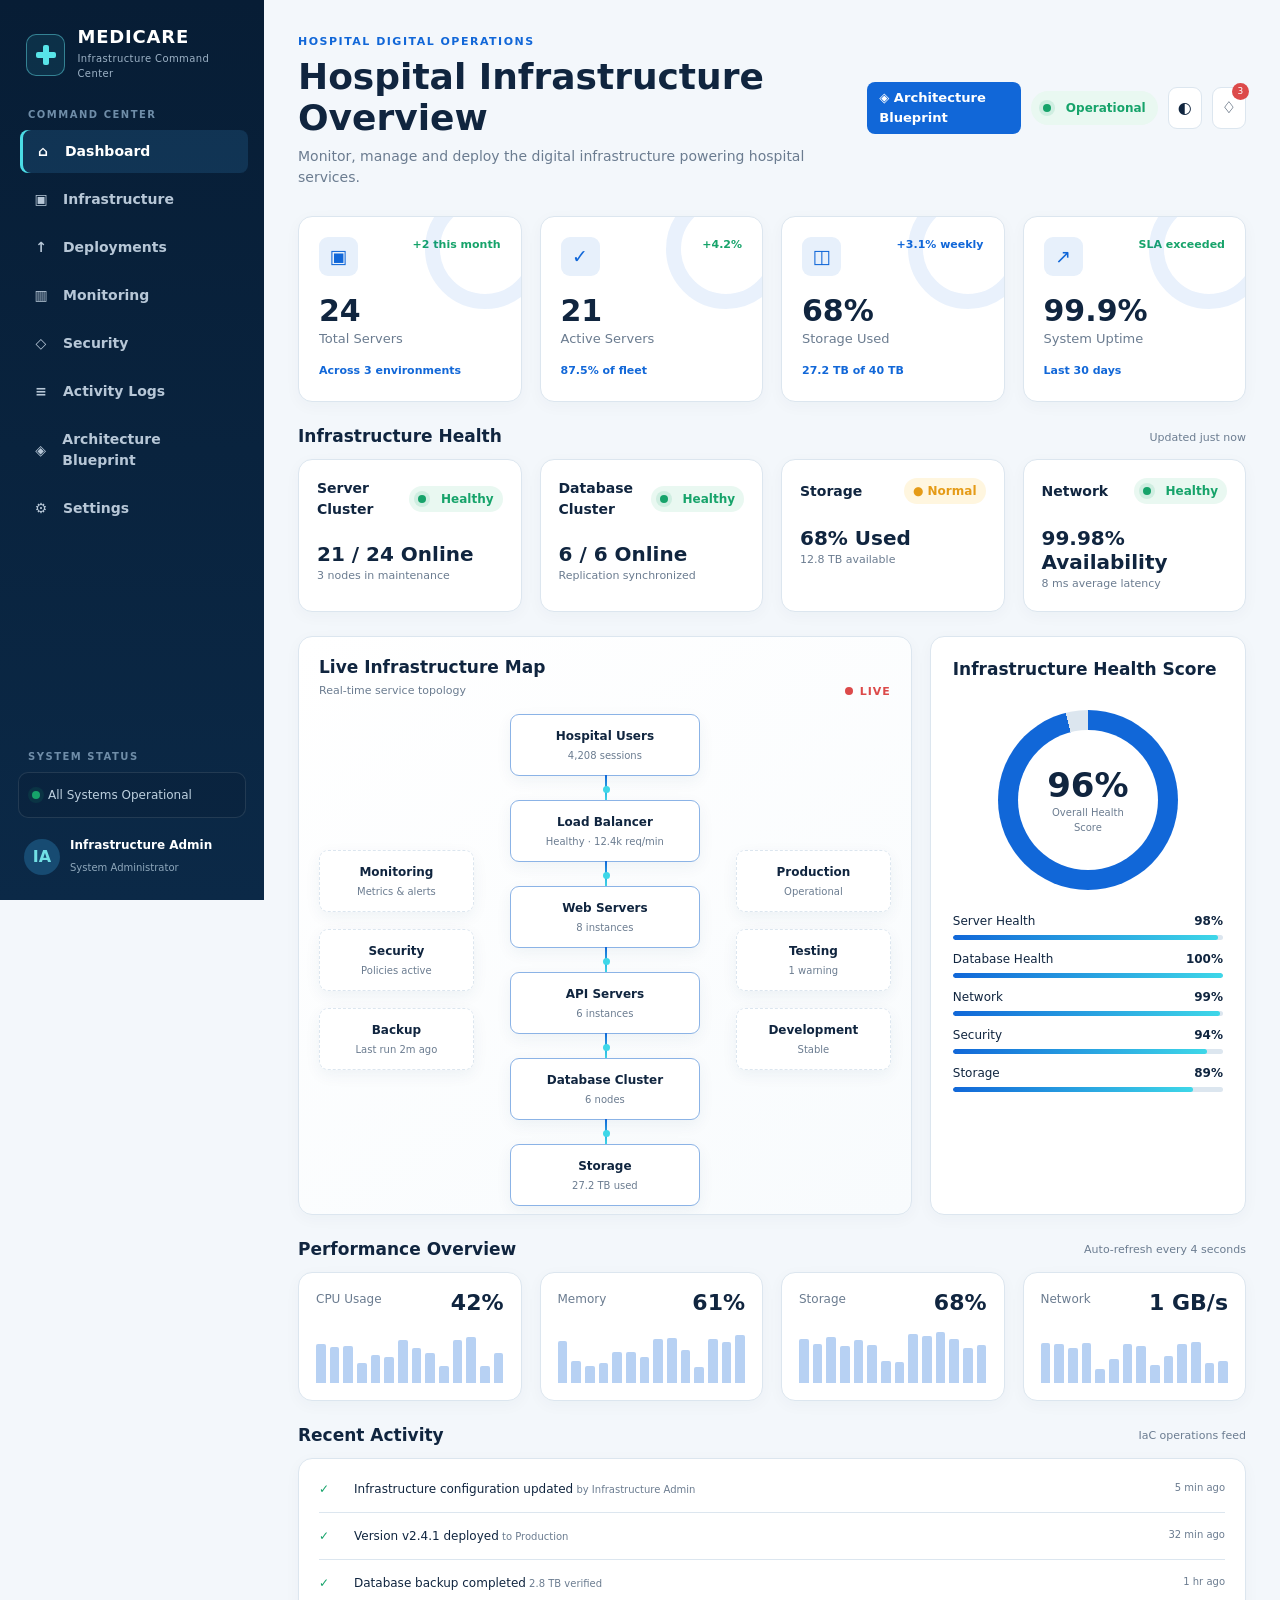
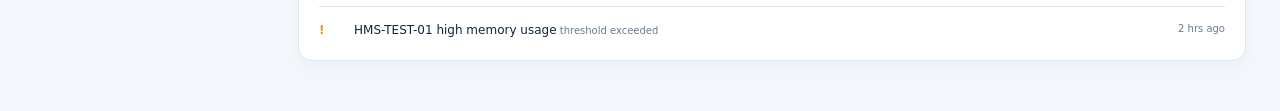
<file: index.html>
<!DOCTYPE html><html lang="en"><head><meta charset="UTF-8"><meta name="viewport" content="width=device-width,initial-scale=1"><meta name="description" content="MEDICARE Hospital Infrastructure Command Center — Hospital Infrastructure Overview"><title>Hospital Infrastructure Overview | MEDICARE</title><link rel="stylesheet" href="css/style.css"></head><body data-page="dashboard"><div class="app-shell"><aside class="sidebar" id="sidebar"></aside><div class="mobile-overlay"></div><main class="main"><header class="topbar"><div style="display:flex;gap:12px;align-items:flex-start"><button class="menu-btn" aria-label="Open menu">☰</button><div><span class="eyebrow">Hospital Digital Operations</span><h1 class="page-title">Hospital Infrastructure Overview</h1><p class="subtitle">Monitor, manage and deploy the digital infrastructure powering hospital services.</p></div></div><div class="top-actions"><a href="architecture.html" class="primary-btn" style="text-decoration:none;padding:6px 12px;font-size:0.82rem;font-weight:600;display:inline-flex;align-items:center;gap:6px;">◈ Architecture Blueprint</a><span class="status-pill"><span class="dot pulse"></span>Operational</span><button class="icon-btn" data-theme-toggle aria-label="Toggle theme">◐</button><button class="icon-btn" data-notifications aria-label="Notifications">♢<span class="notice-count">3</span></button></div></header><div class="notification-panel"><h3>Command Center Notifications</h3><div class="notice">Backup cycle completed<span>2 minutes ago</span></div><div class="notice">HMS-TEST-01 memory threshold<span>18 minutes ago</span></div><div class="notice">Security policies synchronized<span>1 hour ago</span></div></div><section class="grid kpi-grid"><article class="card kpi"><div class="kpi-head"><div class="kpi-icon">▣</div><span class="trend">+2 this month</span></div><strong>24</strong><p>Total Servers</p><span class="trend neutral">Across 3 environments</span></article><article class="card kpi"><div class="kpi-head"><div class="kpi-icon">✓</div><span class="trend">+4.2%</span></div><strong>21</strong><p>Active Servers</p><span class="trend neutral">87.5% of fleet</span></article><article class="card kpi"><div class="kpi-head"><div class="kpi-icon">◫</div><span class="trend neutral">+3.1% weekly</span></div><strong>68%</strong><p>Storage Used</p><span class="trend neutral">27.2 TB of 40 TB</span></article><article class="card kpi"><div class="kpi-head"><div class="kpi-icon">↗</div><span class="trend">SLA exceeded</span></div><strong>99.9%</strong><p>System Uptime</p><span class="trend neutral">Last 30 days</span></article></section>
<section class="section"><div class="section-head"><h2 class="section-title">Infrastructure Health</h2><span class="section-note">Updated just now</span></div><div class="grid health-grid"><article class="card health-card" data-title="Server Cluster" data-value="99.7%" data-bar="99.7%" data-detail="Twenty-one production and service nodes are online. Three development nodes are currently in scheduled maintenance."><div class="top"><h3>Server Cluster</h3><span class="badge"><span class="dot"></span>Healthy</span></div><strong>21 / 24 Online</strong><p>3 nodes in maintenance</p></article><article class="card health-card" data-title="Database Cluster" data-value="100%" data-bar="100%" data-detail="All six database nodes are synchronized with replication lag below twelve milliseconds."><div class="top"><h3>Database Cluster</h3><span class="badge"><span class="dot"></span>Healthy</span></div><strong>6 / 6 Online</strong><p>Replication synchronized</p></article><article class="card health-card" data-title="Storage" data-value="68%" data-bar="68%" data-detail="Primary storage is operating normally with 12.8 TB capacity remaining across resilient storage tiers."><div class="top"><h3>Storage</h3><span class="badge warning">● Normal</span></div><strong>68% Used</strong><p>12.8 TB available</p></article><article class="card health-card" data-title="Network" data-value="99.98%" data-bar="99.98%" data-detail="Core network links are healthy. Average hospital campus latency is eight milliseconds."><div class="top"><h3>Network</h3><span class="badge"><span class="dot"></span>Healthy</span></div><strong>99.98% Availability</strong><p>8 ms average latency</p></article></div></section>
<section class="section grid split"><article class="card map-card"><div class="section-head"><div><h2 class="section-title">Live Infrastructure Map</h2><span class="section-note">Real-time service topology</span></div><span class="live">LIVE</span></div><div class="infra-map"><div class="map-column"><div class="node side">Monitoring<small>Metrics & alerts</small></div><div class="node side">Security<small>Policies active</small></div><div class="node side">Backup<small>Last run 2m ago</small></div></div><div class="map-flow"><div class="node core">Hospital Users<small>4,208 sessions</small></div><div class="node core">Load Balancer<small>Healthy · 12.4k req/min</small></div><div class="node core">Web Servers<small>8 instances</small></div><div class="node core">API Servers<small>6 instances</small></div><div class="node core">Database Cluster<small>6 nodes</small></div><div class="node core">Storage<small>27.2 TB used</small></div></div><div class="map-column"><div class="node side">Production<small>Operational</small></div><div class="node side">Testing<small>1 warning</small></div><div class="node side">Development<small>Stable</small></div></div></div></article><aside class="card score-card"><div class="section-head"><h2 class="section-title">Infrastructure Health Score</h2></div><div class="score-ring"><div><strong>96%</strong><span>Overall Health Score</span></div></div><div class="score-list"><div class="score-item"><span>Server Health</span><strong>98%</strong><div class="bar"><i style="--value:98%"></i></div></div><div class="score-item"><span>Database Health</span><strong>100%</strong><div class="bar"><i style="--value:100%"></i></div></div><div class="score-item"><span>Network</span><strong>99%</strong><div class="bar"><i style="--value:99%"></i></div></div><div class="score-item"><span>Security</span><strong>94%</strong><div class="bar"><i style="--value:94%"></i></div></div><div class="score-item"><span>Storage</span><strong>89%</strong><div class="bar"><i style="--value:89%"></i></div></div></div></aside></section>
<section class="section"><div class="section-head"><h2 class="section-title">Performance Overview</h2><span class="section-note">Auto-refresh every 4 seconds</span></div><div class="grid metric-grid"><article class="card metric-card"><header><span>CPU Usage</span><strong data-live-metric="42" data-unit="%">42%</strong></header><div class="sparkline"></div></article><article class="card metric-card"><header><span>Memory</span><strong data-live-metric="61" data-unit="%">61%</strong></header><div class="sparkline"></div></article><article class="card metric-card"><header><span>Storage</span><strong data-live-metric="68" data-unit="%">68%</strong></header><div class="sparkline"></div></article><article class="card metric-card"><header><span>Network</span><strong data-live-metric="1" data-unit="GB/s">1 GB/s</strong></header><div class="sparkline"></div></article></div></section><section class="section"><div class="section-head"><h2 class="section-title">Recent Activity</h2><span class="section-note">IaC operations feed</span></div><div class="card activity"><div class="activity-item"><span class="activity-icon">✓</span><div>Infrastructure configuration updated<small class="activity-time"> by Infrastructure Admin</small></div><time class="activity-time">5 min ago</time></div><div class="activity-item"><span class="activity-icon">✓</span><div>Version v2.4.1 deployed<small class="activity-time"> to Production</small></div><time class="activity-time">32 min ago</time></div><div class="activity-item"><span class="activity-icon">✓</span><div>Database backup completed<small class="activity-time"> 2.8 TB verified</small></div><time class="activity-time">1 hr ago</time></div><div class="activity-item"><span class="activity-icon warn">!</span><div>HMS-TEST-01 high memory usage<small class="activity-time"> threshold exceeded</small></div><time class="activity-time">2 hrs ago</time></div></div></section></main></div><div class="toast-wrap"></div><div class="modal-backdrop" id="health-modal"><div class="modal"><div class="modal-head"><h2 id="health-modal-title">Infrastructure Detail</h2><button class="close-btn" data-close-modal>×</button></div><div class="modal-body" id="health-modal-content"></div><div class="modal-actions"><button class="secondary-btn" data-close-modal>Close</button></div></div></div><script src="js/script.js"></script></body></html>
</file>
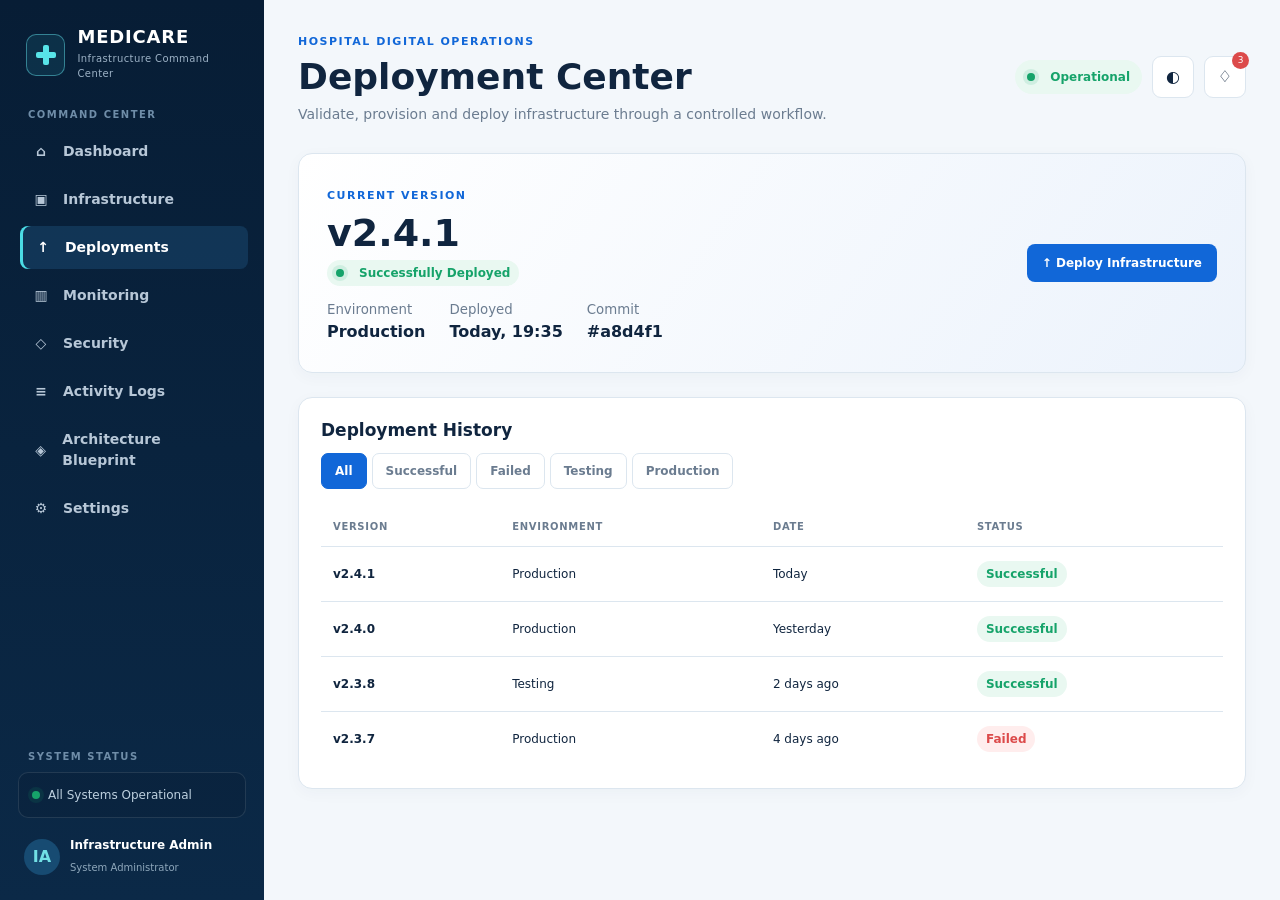
<file: deployments.html>
<!DOCTYPE html><html lang="en"><head><meta charset="UTF-8"><meta name="viewport" content="width=device-width,initial-scale=1"><meta name="description" content="MEDICARE Hospital Infrastructure Command Center — Deployment Center"><title>Deployment Center | MEDICARE</title><link rel="stylesheet" href="css/style.css"></head><body data-page="deployments"><div class="app-shell"><aside class="sidebar" id="sidebar"></aside><div class="mobile-overlay"></div><main class="main"><header class="topbar"><div style="display:flex;gap:12px;align-items:flex-start"><button class="menu-btn" aria-label="Open menu">☰</button><div><span class="eyebrow">Hospital Digital Operations</span><h1 class="page-title">Deployment Center</h1><p class="subtitle">Validate, provision and deploy infrastructure through a controlled workflow.</p></div></div><div class="top-actions"><span class="status-pill"><span class="dot pulse"></span>Operational</span><button class="icon-btn" data-theme-toggle aria-label="Toggle theme">◐</button><button class="icon-btn" data-notifications aria-label="Notifications">♢<span class="notice-count">3</span></button></div></header><div class="notification-panel"><h3>Command Center Notifications</h3><div class="notice">Backup cycle completed<span>2 minutes ago</span></div><div class="notice">HMS-TEST-01 memory threshold<span>18 minutes ago</span></div><div class="notice">Security policies synchronized<span>1 hour ago</span></div></div><section class="card deployment-hero"><div><span class="eyebrow">Current Version</span><div class="version">v2.4.1</div><span class="badge"><span class="dot"></span>Successfully Deployed</span><div class="deployment-meta"><div><small>Environment</small><strong>Production</strong></div><div><small>Deployed</small><strong>Today, 19:35</strong></div><div><small>Commit</small><strong>#a8d4f1</strong></div></div></div><button class="primary-btn" data-open-deploy>↑ Deploy Infrastructure</button></section><section class="section card panel"><div class="section-head"><h2 class="section-title">Deployment History</h2></div><div class="toolbar"><div class="filters"><button class="filter-btn active" data-filter="all">All</button><button class="filter-btn " data-filter="successful">Successful</button><button class="filter-btn " data-filter="failed">Failed</button><button class="filter-btn " data-filter="testing">Testing</button><button class="filter-btn " data-filter="production">Production</button></div></div><div class="table-wrap"><table><thead><tr><th>Version</th><th>Environment</th><th>Date</th><th>Status</th></tr></thead><tbody><tr data-deployment-row data-tags="production successful"><td class="resource-name">v2.4.1</td><td>Production</td><td>Today</td><td><span class="badge ">Successful</span></td></tr><tr data-deployment-row data-tags="production successful"><td class="resource-name">v2.4.0</td><td>Production</td><td>Yesterday</td><td><span class="badge ">Successful</span></td></tr><tr data-deployment-row data-tags="testing successful"><td class="resource-name">v2.3.8</td><td>Testing</td><td>2 days ago</td><td><span class="badge ">Successful</span></td></tr><tr data-deployment-row data-tags="production failed"><td class="resource-name">v2.3.7</td><td>Production</td><td>4 days ago</td><td><span class="badge failed">Failed</span></td></tr></tbody></table></div></section></main></div><div class="toast-wrap"></div><div class="modal-backdrop" id="deploy-modal"><div class="modal"><div class="modal-head"><h2>Deploy Infrastructure</h2><button class="close-btn" data-close-modal>×</button></div><div class="modal-body"><div class="confirm-view"><p>Deploy infrastructure version <strong>v2.4.2</strong> to the Production environment?</p><p class="section-note">The deployment will run validation and health checks before completion.</p><button class="primary-btn" data-confirm-deploy>Confirm Deployment</button></div><div class="simulation" style="display:none"><div class="progress-label">0%</div><div class="progress"><span></span></div><div class="stage-list"><div class="stage"><span>○</span>Validate Configuration</div><div class="stage"><span>○</span>Provision Resources</div><div class="stage"><span>○</span>Configure Network</div><div class="stage"><span>○</span>Apply Security Policies</div><div class="stage"><span>○</span>Deploy Services</div><div class="stage"><span>○</span>Health Check</div></div></div></div></div></div><script src="js/script.js"></script></body></html>
</file>
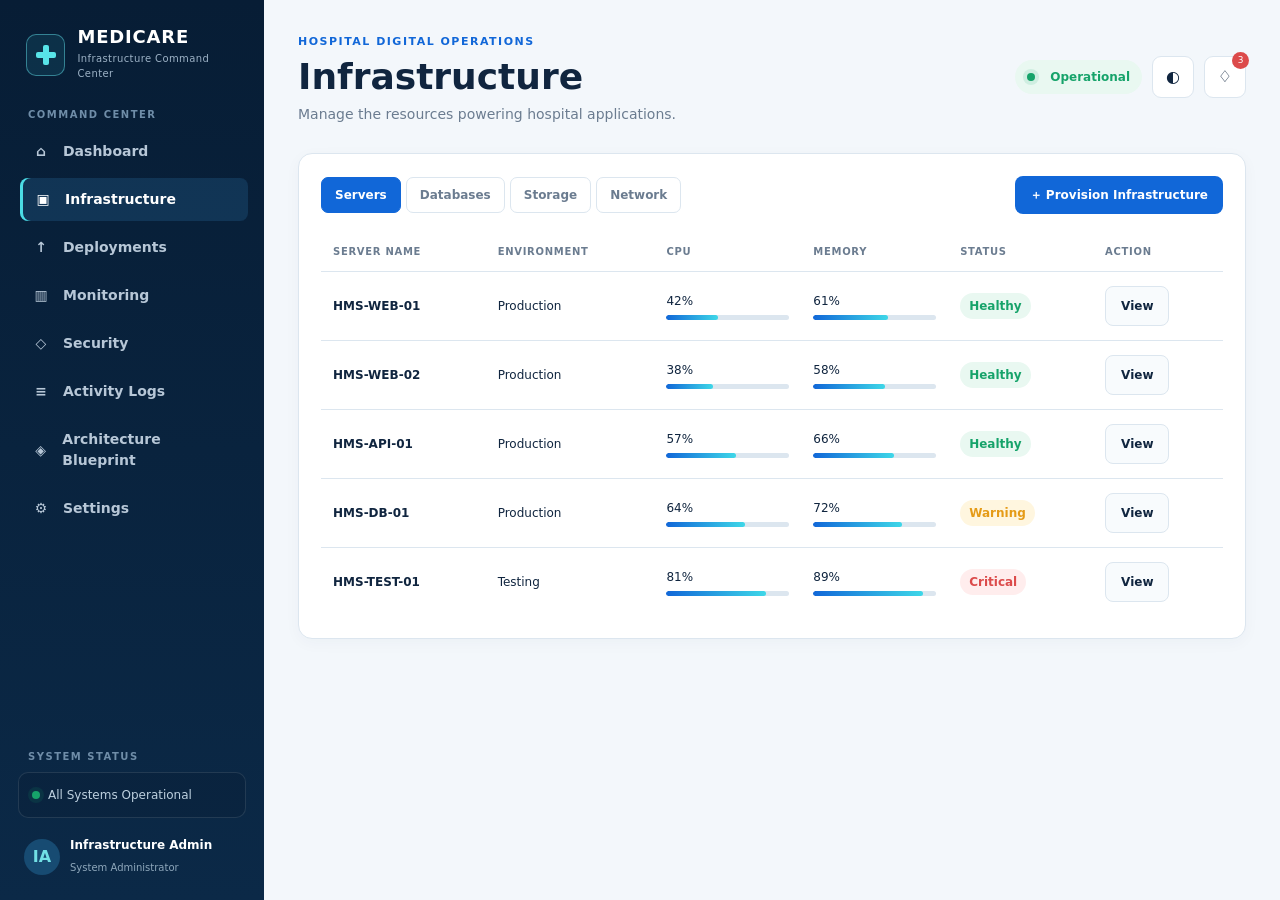
<file: infrastructure.html>
<!DOCTYPE html><html lang="en"><head><meta charset="UTF-8"><meta name="viewport" content="width=device-width,initial-scale=1"><meta name="description" content="MEDICARE Hospital Infrastructure Command Center — Infrastructure"><title>Infrastructure | MEDICARE</title><link rel="stylesheet" href="css/style.css"></head><body data-page="infrastructure"><div class="app-shell"><aside class="sidebar" id="sidebar"></aside><div class="mobile-overlay"></div><main class="main"><header class="topbar"><div style="display:flex;gap:12px;align-items:flex-start"><button class="menu-btn" aria-label="Open menu">☰</button><div><span class="eyebrow">Hospital Digital Operations</span><h1 class="page-title">Infrastructure</h1><p class="subtitle">Manage the resources powering hospital applications.</p></div></div><div class="top-actions"><span class="status-pill"><span class="dot pulse"></span>Operational</span><button class="icon-btn" data-theme-toggle aria-label="Toggle theme">◐</button><button class="icon-btn" data-notifications aria-label="Notifications">♢<span class="notice-count">3</span></button></div></header><div class="notification-panel"><h3>Command Center Notifications</h3><div class="notice">Backup cycle completed<span>2 minutes ago</span></div><div class="notice">HMS-TEST-01 memory threshold<span>18 minutes ago</span></div><div class="notice">Security policies synchronized<span>1 hour ago</span></div></div><section class="card panel"><div class="toolbar"><div class="tabs"><button class="tab active" data-tab="servers">Servers</button><button class="tab" data-tab="databases">Databases</button><button class="tab" data-tab="storage">Storage</button><button class="tab" data-tab="network">Network</button></div><button class="primary-btn" data-open-provision>＋ Provision Infrastructure</button></div><div class="table-wrap"><table><thead><tr><th>Server Name</th><th>Environment</th><th>CPU</th><th>Memory</th><th>Status</th><th>Action</th></tr></thead><tbody><tr data-resource-row><td class="resource-name">HMS-WEB-01</td><td>Production</td><td class="usage-cell">42%<div class="bar"><i style="--value:42%"></i></div></td><td class="usage-cell">61%<div class="bar"><i style="--value:61%"></i></div></td><td><span class="badge ">Healthy</span></td><td><button class="secondary-btn" onclick="toast('Opening resource details')">View</button></td></tr><tr data-resource-row><td class="resource-name">HMS-WEB-02</td><td>Production</td><td class="usage-cell">38%<div class="bar"><i style="--value:38%"></i></div></td><td class="usage-cell">58%<div class="bar"><i style="--value:58%"></i></div></td><td><span class="badge ">Healthy</span></td><td><button class="secondary-btn" onclick="toast('Opening resource details')">View</button></td></tr><tr data-resource-row><td class="resource-name">HMS-API-01</td><td>Production</td><td class="usage-cell">57%<div class="bar"><i style="--value:57%"></i></div></td><td class="usage-cell">66%<div class="bar"><i style="--value:66%"></i></div></td><td><span class="badge ">Healthy</span></td><td><button class="secondary-btn" onclick="toast('Opening resource details')">View</button></td></tr><tr data-resource-row><td class="resource-name">HMS-DB-01</td><td>Production</td><td class="usage-cell">64%<div class="bar"><i style="--value:64%"></i></div></td><td class="usage-cell">72%<div class="bar"><i style="--value:72%"></i></div></td><td><span class="badge warning">Warning</span></td><td><button class="secondary-btn" onclick="toast('Opening resource details')">View</button></td></tr><tr data-resource-row><td class="resource-name">HMS-TEST-01</td><td>Testing</td><td class="usage-cell">81%<div class="bar"><i style="--value:81%"></i></div></td><td class="usage-cell">89%<div class="bar"><i style="--value:89%"></i></div></td><td><span class="badge critical">Critical</span></td><td><button class="secondary-btn" onclick="toast('Opening resource details')">View</button></td></tr></tbody></table></div></section></main></div><div class="toast-wrap"></div><div class="modal-backdrop" id="provision-modal"><div class="modal"><div class="modal-head"><h2>Provision Infrastructure</h2><button class="close-btn" data-close-modal>×</button></div><div class="modal-body"><div class="form-grid"><div class="field"><label>Resource Type</label><select class="select"><option>Server</option><option>Database</option><option>Storage</option><option>Network</option></select></div><div class="field"><label>Environment</label><select class="select"><option>Development</option><option>Testing</option><option>Production</option></select></div><div class="field"><label>Region</label><select class="select"><option>Chennai</option><option>Mumbai</option><option>Bangalore</option></select></div><button class="primary-btn" data-provision>Provision Resource</button></div><div class="simulation" style="display:none"><p style="text-align:center;color:var(--muted)">Provisioning infrastructure...</p><div class="progress"><span></span></div><div class="progress-label">0%</div></div></div></div></div><script src="js/script.js"></script></body></html>
</file>
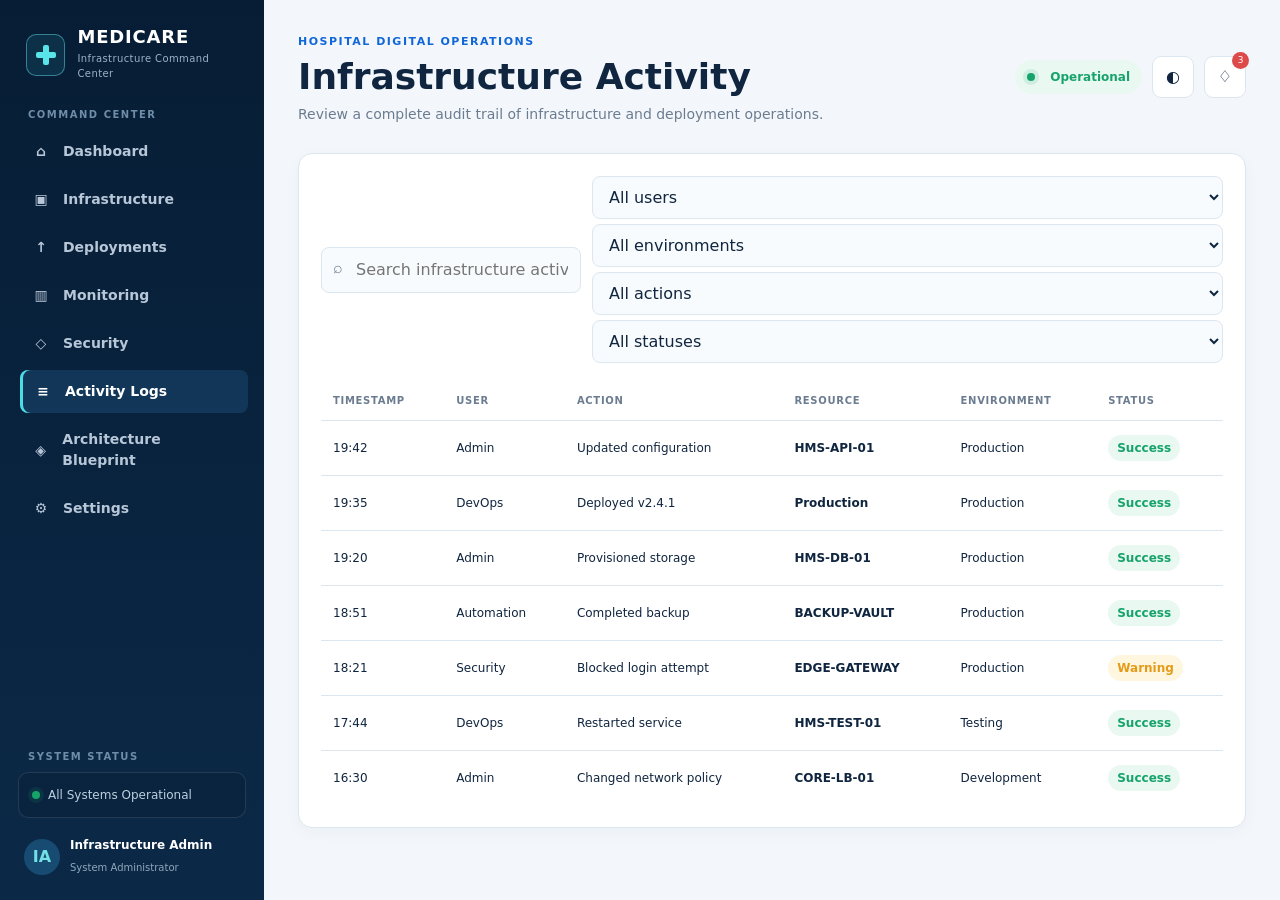
<file: logs.html>
<!DOCTYPE html><html lang="en"><head><meta charset="UTF-8"><meta name="viewport" content="width=device-width,initial-scale=1"><meta name="description" content="MEDICARE Hospital Infrastructure Command Center — Infrastructure Activity"><title>Infrastructure Activity | MEDICARE</title><link rel="stylesheet" href="css/style.css"></head><body data-page="logs"><div class="app-shell"><aside class="sidebar" id="sidebar"></aside><div class="mobile-overlay"></div><main class="main"><header class="topbar"><div style="display:flex;gap:12px;align-items:flex-start"><button class="menu-btn" aria-label="Open menu">☰</button><div><span class="eyebrow">Hospital Digital Operations</span><h1 class="page-title">Infrastructure Activity</h1><p class="subtitle">Review a complete audit trail of infrastructure and deployment operations.</p></div></div><div class="top-actions"><span class="status-pill"><span class="dot pulse"></span>Operational</span><button class="icon-btn" data-theme-toggle aria-label="Toggle theme">◐</button><button class="icon-btn" data-notifications aria-label="Notifications">♢<span class="notice-count">3</span></button></div></header><div class="notification-panel"><h3>Command Center Notifications</h3><div class="notice">Backup cycle completed<span>2 minutes ago</span></div><div class="notice">HMS-TEST-01 memory threshold<span>18 minutes ago</span></div><div class="notice">Security policies synchronized<span>1 hour ago</span></div></div><section class="card panel"><div class="toolbar"><div class="search-box"><span>⌕</span><input class="input" data-log-search placeholder="Search infrastructure activity..."></div><div class="filters"><select class="select" data-log-filter="user"><option value="all">All users</option><option value="admin">Admin</option><option value="devops">DevOps</option><option value="automation">Automation</option><option value="security">Security</option></select><select class="select" data-log-filter="environment"><option value="all">All environments</option><option value="production">Production</option><option value="testing">Testing</option><option value="development">Development</option></select><select class="select" data-log-filter="action"><option value="all">All actions</option><option value="deployment">Deployment</option><option value="configuration">Configuration</option><option value="security">Security</option><option value="operations">Operations</option></select><select class="select" data-log-filter="status"><option value="all">All statuses</option><option value="success">Success</option><option value="warning">Warning</option></select></div></div><div class="table-wrap"><table><thead><tr><th>Timestamp</th><th>User</th><th>Action</th><th>Resource</th><th>Environment</th><th>Status</th></tr></thead><tbody><tr data-log-row data-user="admin" data-environment="production" data-action="configuration" data-status="success"><td>19:42</td><td>Admin</td><td>Updated configuration</td><td class="resource-name">HMS-API-01</td><td>Production</td><td><span class="badge ">Success</span></td></tr><tr data-log-row data-user="devops" data-environment="production" data-action="deployment" data-status="success"><td>19:35</td><td>DevOps</td><td>Deployed v2.4.1</td><td class="resource-name">Production</td><td>Production</td><td><span class="badge ">Success</span></td></tr><tr data-log-row data-user="admin" data-environment="production" data-action="operations" data-status="success"><td>19:20</td><td>Admin</td><td>Provisioned storage</td><td class="resource-name">HMS-DB-01</td><td>Production</td><td><span class="badge ">Success</span></td></tr><tr data-log-row data-user="automation" data-environment="production" data-action="operations" data-status="success"><td>18:51</td><td>Automation</td><td>Completed backup</td><td class="resource-name">BACKUP-VAULT</td><td>Production</td><td><span class="badge ">Success</span></td></tr><tr data-log-row data-user="security" data-environment="production" data-action="security" data-status="warning"><td>18:21</td><td>Security</td><td>Blocked login attempt</td><td class="resource-name">EDGE-GATEWAY</td><td>Production</td><td><span class="badge warning">Warning</span></td></tr><tr data-log-row data-user="devops" data-environment="testing" data-action="operations" data-status="success"><td>17:44</td><td>DevOps</td><td>Restarted service</td><td class="resource-name">HMS-TEST-01</td><td>Testing</td><td><span class="badge ">Success</span></td></tr><tr data-log-row data-user="admin" data-environment="development" data-action="operations" data-status="success"><td>16:30</td><td>Admin</td><td>Changed network policy</td><td class="resource-name">CORE-LB-01</td><td>Development</td><td><span class="badge ">Success</span></td></tr></tbody></table></div></section></main></div><div class="toast-wrap"></div><script src="js/script.js"></script></body></html>
</file>
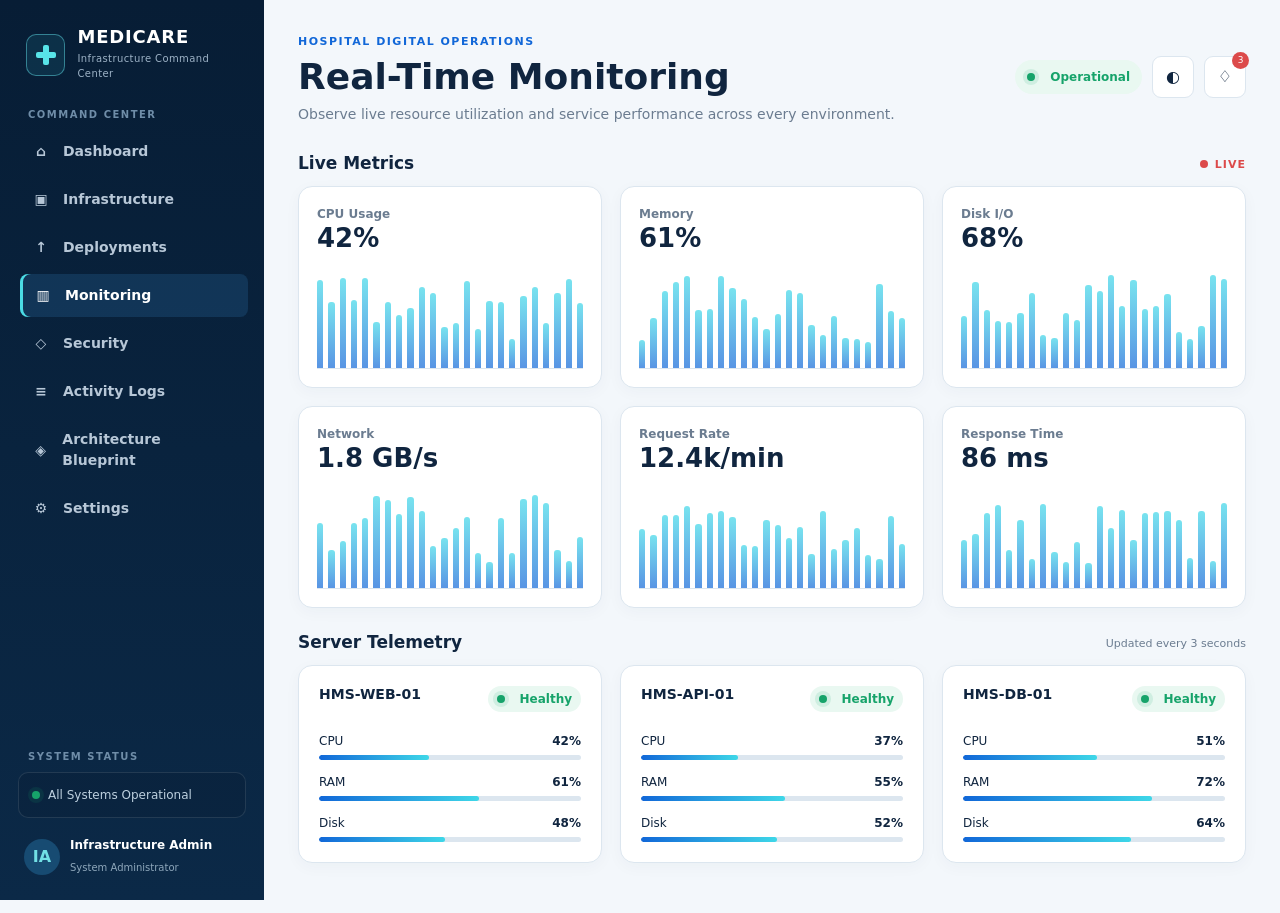
<file: monitoring.html>
<!DOCTYPE html><html lang="en"><head><meta charset="UTF-8"><meta name="viewport" content="width=device-width,initial-scale=1"><meta name="description" content="MEDICARE Hospital Infrastructure Command Center — Real-Time Monitoring"><title>Real-Time Monitoring | MEDICARE</title><link rel="stylesheet" href="css/style.css"></head><body data-page="monitoring"><div class="app-shell"><aside class="sidebar" id="sidebar"></aside><div class="mobile-overlay"></div><main class="main"><header class="topbar"><div style="display:flex;gap:12px;align-items:flex-start"><button class="menu-btn" aria-label="Open menu">☰</button><div><span class="eyebrow">Hospital Digital Operations</span><h1 class="page-title">Real-Time Monitoring</h1><p class="subtitle">Observe live resource utilization and service performance across every environment.</p></div></div><div class="top-actions"><span class="status-pill"><span class="dot pulse"></span>Operational</span><button class="icon-btn" data-theme-toggle aria-label="Toggle theme">◐</button><button class="icon-btn" data-notifications aria-label="Notifications">♢<span class="notice-count">3</span></button></div></header><div class="notification-panel"><h3>Command Center Notifications</h3><div class="notice">Backup cycle completed<span>2 minutes ago</span></div><div class="notice">HMS-TEST-01 memory threshold<span>18 minutes ago</span></div><div class="notice">Security policies synchronized<span>1 hour ago</span></div></div><section><div class="section-head"><h2 class="section-title">Live Metrics</h2><span class="live">LIVE</span></div><div class="grid chart-grid"><article class="card chart-card"><h3>CPU Usage</h3><strong>42%</strong><div class="line-chart"></div></article><article class="card chart-card"><h3>Memory</h3><strong>61%</strong><div class="line-chart"></div></article><article class="card chart-card"><h3>Disk I/O</h3><strong>68%</strong><div class="line-chart"></div></article><article class="card chart-card"><h3>Network</h3><strong>1.8 GB/s</strong><div class="line-chart"></div></article><article class="card chart-card"><h3>Request Rate</h3><strong>12.4k/min</strong><div class="line-chart"></div></article><article class="card chart-card"><h3>Response Time</h3><strong>86 ms</strong><div class="line-chart"></div></article></div></section><section class="section"><div class="section-head"><h2 class="section-title">Server Telemetry</h2><span class="section-note">Updated every 3 seconds</span></div><div class="grid server-grid"><article class="card server-card"><header><h3>HMS-WEB-01</h3><span class="badge"><span class="dot"></span>Healthy</span></header><div class="server-stats"><div class="score-item"><span>CPU</span><strong data-monitor>42%</strong><div class="bar"><i style="--value:42%"></i></div></div><div class="score-item"><span>RAM</span><strong data-monitor>61%</strong><div class="bar"><i style="--value:61%"></i></div></div><div class="score-item"><span>Disk</span><strong data-monitor>48%</strong><div class="bar"><i style="--value:48%"></i></div></div></div></article><article class="card server-card"><header><h3>HMS-API-01</h3><span class="badge"><span class="dot"></span>Healthy</span></header><div class="server-stats"><div class="score-item"><span>CPU</span><strong data-monitor>37%</strong><div class="bar"><i style="--value:37%"></i></div></div><div class="score-item"><span>RAM</span><strong data-monitor>55%</strong><div class="bar"><i style="--value:55%"></i></div></div><div class="score-item"><span>Disk</span><strong data-monitor>52%</strong><div class="bar"><i style="--value:52%"></i></div></div></div></article><article class="card server-card"><header><h3>HMS-DB-01</h3><span class="badge"><span class="dot"></span>Healthy</span></header><div class="server-stats"><div class="score-item"><span>CPU</span><strong data-monitor>51%</strong><div class="bar"><i style="--value:51%"></i></div></div><div class="score-item"><span>RAM</span><strong data-monitor>72%</strong><div class="bar"><i style="--value:72%"></i></div></div><div class="score-item"><span>Disk</span><strong data-monitor>64%</strong><div class="bar"><i style="--value:64%"></i></div></div></div></article></div></section></main></div><div class="toast-wrap"></div><script src="js/script.js"></script></body></html>
</file>
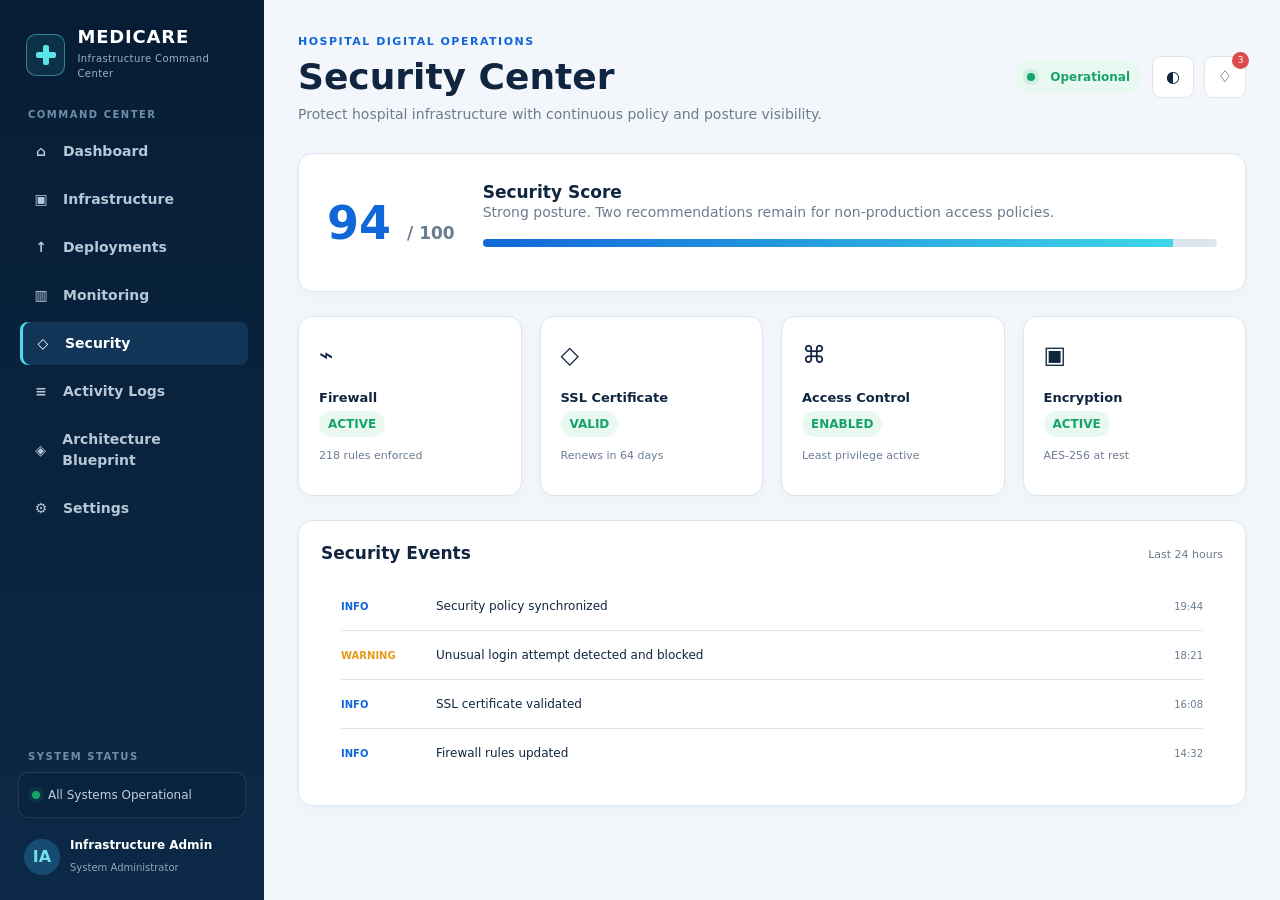
<file: security.html>
<!DOCTYPE html><html lang="en"><head><meta charset="UTF-8"><meta name="viewport" content="width=device-width,initial-scale=1"><meta name="description" content="MEDICARE Hospital Infrastructure Command Center — Security Center"><title>Security Center | MEDICARE</title><link rel="stylesheet" href="css/style.css"></head><body data-page="security"><div class="app-shell"><aside class="sidebar" id="sidebar"></aside><div class="mobile-overlay"></div><main class="main"><header class="topbar"><div style="display:flex;gap:12px;align-items:flex-start"><button class="menu-btn" aria-label="Open menu">☰</button><div><span class="eyebrow">Hospital Digital Operations</span><h1 class="page-title">Security Center</h1><p class="subtitle">Protect hospital infrastructure with continuous policy and posture visibility.</p></div></div><div class="top-actions"><span class="status-pill"><span class="dot pulse"></span>Operational</span><button class="icon-btn" data-theme-toggle aria-label="Toggle theme">◐</button><button class="icon-btn" data-notifications aria-label="Notifications">♢<span class="notice-count">3</span></button></div></header><div class="notification-panel"><h3>Command Center Notifications</h3><div class="notice">Backup cycle completed<span>2 minutes ago</span></div><div class="notice">HMS-TEST-01 memory threshold<span>18 minutes ago</span></div><div class="notice">Security policies synchronized<span>1 hour ago</span></div></div><section class="card security-score"><div class="security-number">94 <span>/ 100</span></div><div><h2 class="section-title">Security Score</h2><p class="subtitle">Strong posture. Two recommendations remain for non-production access policies.</p><div class="progress"><span style="width:94%"></span></div></div></section><section class="section"><div class="grid security-grid"><article class="card security-card"><div class="icon">⌁</div><h3>Firewall</h3><span class="badge">ACTIVE</span><p class="section-note">218 rules enforced</p></article><article class="card security-card"><div class="icon">◇</div><h3>SSL Certificate</h3><span class="badge">VALID</span><p class="section-note">Renews in 64 days</p></article><article class="card security-card"><div class="icon">⌘</div><h3>Access Control</h3><span class="badge">ENABLED</span><p class="section-note">Least privilege active</p></article><article class="card security-card"><div class="icon">▣</div><h3>Encryption</h3><span class="badge">ACTIVE</span><p class="section-note">AES-256 at rest</p></article></div></section><section class="section card"><div class="panel"><div class="section-head"><h2 class="section-title">Security Events</h2><span class="section-note">Last 24 hours</span></div><div class="event-list"><div class="event"><span class="event-type">INFO</span><span>Security policy synchronized</span><time class="activity-time">19:44</time></div><div class="event"><span class="event-type warning">WARNING</span><span>Unusual login attempt detected and blocked</span><time class="activity-time">18:21</time></div><div class="event"><span class="event-type">INFO</span><span>SSL certificate validated</span><time class="activity-time">16:08</time></div><div class="event"><span class="event-type">INFO</span><span>Firewall rules updated</span><time class="activity-time">14:32</time></div></div></div></section></main></div><div class="toast-wrap"></div><script src="js/script.js"></script></body></html>
</file>
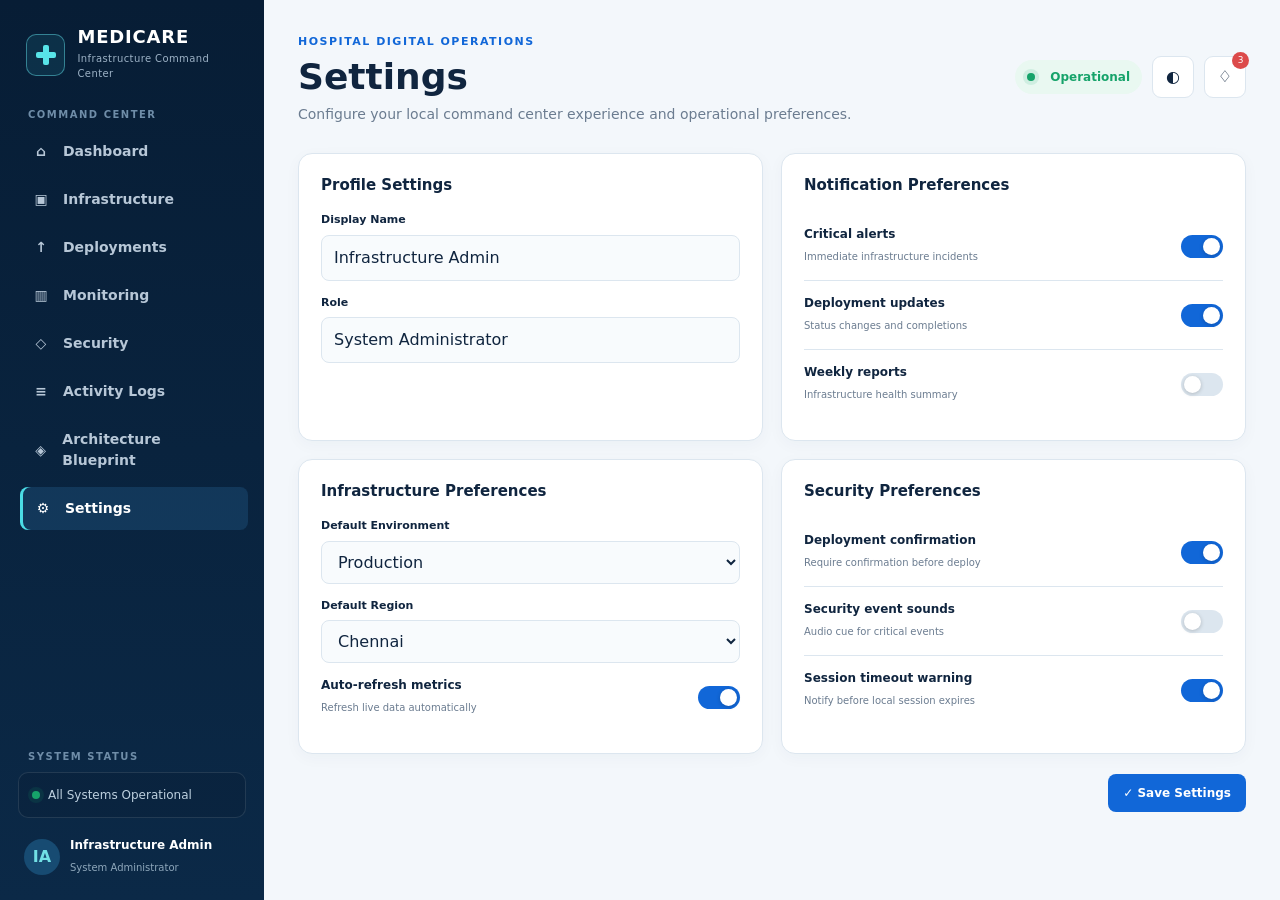
<file: settings.html>
<!DOCTYPE html><html lang="en"><head><meta charset="UTF-8"><meta name="viewport" content="width=device-width,initial-scale=1"><meta name="description" content="MEDICARE Hospital Infrastructure Command Center — Settings"><title>Settings | MEDICARE</title><link rel="stylesheet" href="css/style.css"></head><body data-page="settings"><div class="app-shell"><aside class="sidebar" id="sidebar"></aside><div class="mobile-overlay"></div><main class="main"><header class="topbar"><div style="display:flex;gap:12px;align-items:flex-start"><button class="menu-btn" aria-label="Open menu">☰</button><div><span class="eyebrow">Hospital Digital Operations</span><h1 class="page-title">Settings</h1><p class="subtitle">Configure your local command center experience and operational preferences.</p></div></div><div class="top-actions"><span class="status-pill"><span class="dot pulse"></span>Operational</span><button class="icon-btn" data-theme-toggle aria-label="Toggle theme">◐</button><button class="icon-btn" data-notifications aria-label="Notifications">♢<span class="notice-count">3</span></button></div></header><div class="notification-panel"><h3>Command Center Notifications</h3><div class="notice">Backup cycle completed<span>2 minutes ago</span></div><div class="notice">HMS-TEST-01 memory threshold<span>18 minutes ago</span></div><div class="notice">Security policies synchronized<span>1 hour ago</span></div></div><section class="settings-layout"><article class="card settings-card"><h2>Profile Settings</h2><div class="field"><label>Display Name</label><input class="input" value="Infrastructure Admin"></div><div class="field" style="margin-top:14px"><label>Role</label><input class="input" value="System Administrator" disabled></div></article><article class="card settings-card"><h2>Notification Preferences</h2><div class="setting-row"><div class="setting-copy"><strong>Critical alerts</strong><span>Immediate infrastructure incidents</span></div><label class="switch"><input type="checkbox" checked><span></span></label></div><div class="setting-row"><div class="setting-copy"><strong>Deployment updates</strong><span>Status changes and completions</span></div><label class="switch"><input type="checkbox" checked><span></span></label></div><div class="setting-row"><div class="setting-copy"><strong>Weekly reports</strong><span>Infrastructure health summary</span></div><label class="switch"><input type="checkbox"><span></span></label></div></article><article class="card settings-card"><h2>Infrastructure Preferences</h2><div class="field"><label>Default Environment</label><select class="select"><option>Production</option><option>Testing</option><option>Development</option></select></div><div class="field" style="margin-top:14px"><label>Default Region</label><select class="select"><option>Chennai</option><option>Mumbai</option><option>Bangalore</option></select></div><div class="setting-row"><div class="setting-copy"><strong>Auto-refresh metrics</strong><span>Refresh live data automatically</span></div><label class="switch"><input type="checkbox" checked><span></span></label></div></article><article class="card settings-card"><h2>Security Preferences</h2><div class="setting-row"><div class="setting-copy"><strong>Deployment confirmation</strong><span>Require confirmation before deploy</span></div><label class="switch"><input type="checkbox" checked><span></span></label></div><div class="setting-row"><div class="setting-copy"><strong>Security event sounds</strong><span>Audio cue for critical events</span></div><label class="switch"><input type="checkbox"><span></span></label></div><div class="setting-row"><div class="setting-copy"><strong>Session timeout warning</strong><span>Notify before local session expires</span></div><label class="switch"><input type="checkbox" checked><span></span></label></div></article></section><div style="display:flex;justify-content:flex-end;margin-top:20px"><button class="primary-btn" data-save-settings>✓ Save Settings</button></div></main></div><div class="toast-wrap"></div><script src="js/script.js"></script></body></html>
</file>
<file: css/style.css>
/* MEDICARE design system */
:root{--bg:#f3f7fb;--surface:#fff;--surface-2:#f8fbfd;--nav:#071d35;--nav-2:#0b2947;--text:#10253f;--muted:#6b7c90;--line:#dce6ef;--primary:#1167d8;--primary-2:#0a8fc9;--cyan:#3ed7e8;--green:#16a36a;--green-soft:#e9f8f1;--amber:#e59b17;--amber-soft:#fff6df;--red:#dc4a4a;--red-soft:#ffeded;--shadow:0 12px 36px rgba(18,54,88,.08);--radius:14px;--sidebar:264px}
[data-theme="dark"]{--bg:#061422;--surface:#0c2135;--surface-2:#102a42;--text:#e8f2f8;--muted:#93a8b9;--line:#203e57;--primary:#51a5ff;--green-soft:#103b32;--amber-soft:#3c3118;--red-soft:#402224;--shadow:0 14px 38px rgba(0,0,0,.25)}
*{box-sizing:border-box}html{scroll-behavior:smooth}body{margin:0;background:var(--bg);color:var(--text);font-family:system-ui,-apple-system,BlinkMacSystemFont,"Segoe UI",sans-serif;line-height:1.5;transition:background .25s,color .25s}button,input,select{font:inherit}button{cursor:pointer}a{text-decoration:none;color:inherit}.app-shell{min-height:100vh}.sidebar{position:fixed;inset:0 auto 0 0;width:var(--sidebar);background:linear-gradient(180deg,var(--nav),var(--nav-2));color:#fff;padding:28px 18px 22px;display:flex;flex-direction:column;z-index:50}.brand{display:flex;align-items:center;gap:12px;padding:0 8px 28px}.brand-mark{width:42px;height:42px;border:1px solid rgba(103,231,239,.45);border-radius:10px;display:grid;place-items:center;background:rgba(62,215,232,.1);position:relative}.brand-mark:before,.brand-mark:after{content:"";position:absolute;background:#58e4e8;border-radius:2px}.brand-mark:before{width:20px;height:6px}.brand-mark:after{height:20px;width:6px}.brand h1{font:800 18px/1 system-ui;margin:0;letter-spacing:.8px}.brand p{font-size:10px;color:#9db2c6;margin:5px 0 0;letter-spacing:.4px}.nav-label,.system-label{font:700 10px system-ui;letter-spacing:1.5px;color:#6f8da8;margin:0 10px 10px}.nav{display:grid;gap:5px}.nav a{display:flex;align-items:center;gap:12px;padding:11px 13px;border-radius:8px;color:#b7c7d7;font-weight:600;font-size:14px;transition:.2s}.nav a:hover,.nav a.active{background:rgba(73,177,255,.14);color:#fff;transform:translateX(2px)}.nav a.active{box-shadow:inset 3px 0 #4bdce5}.nav-icon{width:20px;text-align:center}.sidebar-bottom{margin-top:auto}.system-box{padding:13px;border:1px solid rgba(255,255,255,.1);background:rgba(0,0,0,.08);border-radius:10px;font-size:12px;color:#bdd0df}.dot{width:8px;height:8px;display:inline-block;border-radius:50%;background:var(--green);box-shadow:0 0 0 4px rgba(22,163,106,.12);margin-right:8px}.dot.pulse{animation:pulse 2s infinite}.admin{display:flex;align-items:center;gap:10px;padding:18px 6px 0}.avatar{width:36px;height:36px;border-radius:50%;display:grid;place-items:center;background:#174b72;color:#72e0e5;font-weight:800}.admin strong{font-size:12px;display:block}.admin span{font-size:10px;color:#8ea7bb}.main{margin-left:var(--sidebar);min-height:100vh;padding:28px 34px 50px;max-width:1800px}.topbar{display:flex;align-items:center;justify-content:space-between;margin-bottom:28px}.eyebrow{font-size:11px;text-transform:uppercase;letter-spacing:1.5px;color:var(--primary);font-weight:800}.page-title{font:800 clamp(25px,3vw,36px)/1.15 system-ui;margin:4px 0 7px}.subtitle{margin:0;color:var(--muted);font-size:14px}.top-actions{display:flex;align-items:center;gap:10px}.icon-btn,.menu-btn{border:1px solid var(--line);background:var(--surface);color:var(--text);width:42px;height:42px;border-radius:9px;display:grid;place-items:center;position:relative;transition:.2s}.icon-btn:hover{border-color:var(--primary);transform:translateY(-2px)}.menu-btn{display:none}.notice-count{position:absolute;right:-4px;top:-5px;background:var(--red);color:#fff;font-size:9px;border-radius:10px;min-width:17px;padding:2px}.status-pill,.badge{display:inline-flex;align-items:center;gap:7px;padding:8px 12px;border-radius:99px;background:var(--green-soft);color:var(--green);font-size:12px;font-weight:700}.badge{padding:4px 9px}.badge.warning{background:var(--amber-soft);color:var(--amber)}.badge.critical,.badge.failed{background:var(--red-soft);color:var(--red)}.notification-panel{display:none;position:absolute;right:34px;top:76px;width:330px;background:var(--surface);border:1px solid var(--line);box-shadow:var(--shadow);border-radius:12px;padding:8px;z-index:40}.notification-panel.open{display:block;animation:fadeIn .2s}.notification-panel h3{font-size:13px;margin:10px}.notice{padding:11px 10px;border-top:1px solid var(--line);font-size:12px}.notice span{display:block;color:var(--muted);font-size:10px;margin-top:3px}.grid{display:grid;gap:18px}.kpi-grid{grid-template-columns:repeat(4,1fr)}.card{background:var(--surface);border:1px solid var(--line);border-radius:var(--radius);box-shadow:0 4px 16px rgba(18,54,88,.035)}.kpi{padding:20px;position:relative;overflow:hidden;transition:.25s}.kpi:hover,.health-card:hover,.security-card:hover{transform:translateY(-3px);box-shadow:var(--shadow);border-color:color-mix(in srgb,var(--primary) 30%,var(--line))}.kpi:after{content:"";position:absolute;right:-24px;top:-28px;width:90px;height:90px;border:15px solid color-mix(in srgb,var(--primary) 9%,transparent);border-radius:50%}.kpi-head{display:flex;justify-content:space-between;align-items:start}.kpi-icon{width:39px;height:39px;border-radius:9px;background:color-mix(in srgb,var(--primary) 10%,var(--surface));color:var(--primary);display:grid;place-items:center;font-size:19px}.kpi strong{font:800 30px system-ui;display:block;margin-top:17px}.kpi p{margin:1px 0 9px;color:var(--muted);font-size:13px}.trend{font-size:11px;color:var(--green);font-weight:700}.trend.neutral{color:var(--primary)}.section{margin-top:24px}.section-head{display:flex;align-items:end;justify-content:space-between;margin-bottom:13px}.section-title{font:700 17px system-ui;margin:0}.section-note{font-size:11px;color:var(--muted)}.health-grid{grid-template-columns:repeat(4,1fr)}.health-card{padding:18px;text-align:left;cursor:pointer;transition:.25s}.health-card .top{display:flex;justify-content:space-between;align-items:center}.health-card h3{font-size:14px;margin:0}.health-card strong{font:700 20px system-ui;display:block;margin-top:22px}.health-card p{font-size:11px;color:var(--muted);margin:2px 0 0}.split{grid-template-columns:minmax(0,1.65fr) minmax(280px,.85fr)}.map-card{padding:20px;min-height:560px;overflow:hidden;background:linear-gradient(145deg,var(--surface),var(--surface-2))}.infra-map{height:480px;display:grid;grid-template-columns:1fr 1.5fr 1fr;gap:15px;align-items:center}.map-column{display:grid;gap:17px;justify-items:center}.node{position:relative;z-index:2;width:min(190px,100%);padding:12px;border:1px solid var(--line);background:var(--surface);border-radius:9px;text-align:center;font-size:12px;font-weight:700;box-shadow:0 5px 16px rgba(16,64,100,.06)}.node small{display:block;color:var(--muted);font-weight:500;margin-top:3px}.node.core{border-color:color-mix(in srgb,var(--primary) 40%,var(--line))}.node.side{border-style:dashed}.map-flow{display:grid;gap:24px;justify-items:center}.map-flow .node:not(:last-child):after{content:"";position:absolute;width:2px;height:25px;background:linear-gradient(var(--primary),var(--cyan));bottom:-25px;left:50%;animation:flow 1.5s infinite}.map-flow .node:not(:last-child):before{content:"";position:absolute;width:7px;height:7px;border-radius:50%;background:var(--cyan);bottom:-18px;left:calc(50% - 2px);z-index:2;animation:travel 1.5s infinite}.score-card{padding:22px;display:flex;flex-direction:column}.score-ring{width:180px;aspect-ratio:1;border-radius:50%;margin:18px auto 22px;background:conic-gradient(var(--primary) var(--score,0%),var(--line) 0);display:grid;place-items:center;transition:background 1s}.score-ring:after{content:"";width:140px;aspect-ratio:1;background:var(--surface);border-radius:50%;position:absolute}.score-ring>div{position:relative;z-index:1;text-align:center}.score-ring strong{font:800 34px system-ui}.score-ring span{display:block;font-size:10px;color:var(--muted);max-width:90px}.score-list{display:grid;gap:10px}.score-item{display:grid;grid-template-columns:1fr auto;gap:5px;font-size:12px}.bar{height:5px;background:var(--line);border-radius:5px;grid-column:1/-1;overflow:hidden}.bar i{display:block;height:100%;width:var(--value);background:linear-gradient(90deg,var(--primary),var(--cyan));border-radius:5px;transition:width .5s}.metric-grid{grid-template-columns:repeat(4,1fr)}.metric-card{padding:17px}.metric-card header{display:flex;justify-content:space-between;font-size:12px;color:var(--muted)}.metric-card strong{font:700 22px system-ui;color:var(--text)}.sparkline{height:55px;margin-top:13px;display:flex;gap:4px;align-items:end}.sparkline i{flex:1;height:var(--h);background:color-mix(in srgb,var(--primary) 30%,transparent);border-radius:2px 2px 0 0;transition:.5s}.activity{padding:7px 20px}.activity-item{display:grid;grid-template-columns:25px 1fr auto;gap:10px;align-items:start;padding:14px 0;border-bottom:1px solid var(--line);font-size:12px}.activity-item:last-child{border:0}.activity-icon{color:var(--green);font-weight:800}.activity-icon.warn{color:var(--amber)}.activity-time{color:var(--muted);font-size:10px}.panel{padding:22px}.toolbar{display:flex;gap:10px;align-items:center;justify-content:space-between;flex-wrap:wrap;margin-bottom:18px}.tabs,.filters{display:flex;gap:5px;flex-wrap:wrap}.tab,.filter-btn{border:1px solid var(--line);background:var(--surface);color:var(--muted);padding:8px 13px;border-radius:7px;font-size:12px;font-weight:700}.tab.active,.filter-btn.active{background:var(--primary);border-color:var(--primary);color:#fff}.primary-btn,.secondary-btn,.danger-btn{border:0;border-radius:8px;padding:10px 15px;font-weight:700;font-size:12px;display:inline-flex;align-items:center;justify-content:center;gap:8px;transition:.2s}.primary-btn{background:var(--primary);color:#fff}.primary-btn:hover{filter:brightness(1.08);transform:translateY(-1px)}.secondary-btn{background:var(--surface-2);color:var(--text);border:1px solid var(--line)}.danger-btn{background:var(--red);color:#fff}.table-wrap{overflow-x:auto}table{width:100%;border-collapse:collapse;white-space:nowrap}th{text-align:left;color:var(--muted);font-size:10px;letter-spacing:.7px;text-transform:uppercase;padding:12px;border-bottom:1px solid var(--line)}td{padding:14px 12px;border-bottom:1px solid var(--line);font-size:12px}tr:last-child td{border:0}.resource-name{font-weight:700}.usage-cell{min-width:100px}.usage-cell .bar{margin-top:5px}.modal-backdrop{display:none;position:fixed;inset:0;background:rgba(3,16,30,.65);backdrop-filter:blur(3px);z-index:90;padding:20px;align-items:center;justify-content:center}.modal-backdrop.open{display:flex}.modal{width:min(520px,100%);max-height:90vh;overflow:auto;background:var(--surface);border:1px solid var(--line);border-radius:14px;box-shadow:var(--shadow);animation:scaleIn .2s}.modal-head{padding:19px 22px;border-bottom:1px solid var(--line);display:flex;justify-content:space-between;align-items:center}.modal-head h2{font:700 17px system-ui;margin:0}.close-btn{border:0;background:transparent;color:var(--muted);font-size:22px}.modal-body{padding:22px}.modal-actions{padding:15px 22px;border-top:1px solid var(--line);display:flex;justify-content:flex-end;gap:9px}.form-grid{display:grid;gap:15px}.field label{display:block;font-size:11px;font-weight:700;margin-bottom:6px}.input,.select{width:100%;border:1px solid var(--line);background:var(--surface-2);color:var(--text);border-radius:8px;padding:10px 12px;outline:none}.input:focus,.select:focus{border-color:var(--primary);box-shadow:0 0 0 3px color-mix(in srgb,var(--primary) 12%,transparent)}.progress{height:8px;background:var(--line);border-radius:8px;overflow:hidden;margin:16px 0}.progress span{display:block;height:100%;width:0;background:linear-gradient(90deg,var(--primary),var(--cyan));transition:width .45s}.progress-label{text-align:center;font:800 28px system-ui}.stage-list{display:grid;gap:9px;margin-top:18px}.stage{display:flex;gap:9px;align-items:center;font-size:12px;color:var(--muted)}.stage.done{color:var(--green)}.deployment-hero{display:grid;grid-template-columns:1fr auto;align-items:center;padding:28px;background:linear-gradient(125deg,var(--surface),color-mix(in srgb,var(--primary) 8%,var(--surface)))}.version{font:800 38px system-ui;margin:5px 0}.deployment-meta{display:flex;gap:24px;margin-top:14px}.deployment-meta small{display:block;color:var(--muted)}.live{color:var(--red);font-weight:800;letter-spacing:1px;font-size:11px}.live:before{content:"";display:inline-block;width:8px;height:8px;background:var(--red);border-radius:50%;margin-right:7px;animation:pulse 1.3s infinite}.chart-grid{grid-template-columns:repeat(3,1fr)}.chart-card{padding:18px}.chart-card h3{font-size:12px;color:var(--muted);margin:0}.chart-card strong{font:800 26px system-ui}.line-chart{height:100px;margin-top:15px;display:flex;align-items:flex-end;gap:5px;border-bottom:1px solid var(--line)}.line-chart i{flex:1;background:linear-gradient(180deg,var(--cyan),var(--primary));opacity:.7;height:var(--h);border-radius:3px 3px 0 0;transition:.7s}.server-grid{grid-template-columns:repeat(3,1fr)}.server-card{padding:20px}.server-card header{display:flex;justify-content:space-between}.server-card h3{font:700 14px system-ui;margin:0}.server-stats{margin-top:20px;display:grid;gap:13px}.security-score{padding:28px;display:grid;grid-template-columns:auto 1fr;gap:28px;align-items:center}.security-number{font:800 46px system-ui;color:var(--primary);white-space:nowrap}.security-number span{font-size:17px;color:var(--muted)}.security-grid{grid-template-columns:repeat(4,1fr)}.security-card{padding:20px;transition:.2s}.security-card .icon{font-size:24px}.security-card h3{font-size:13px;margin:15px 0 3px}.event-list{padding:6px 20px}.event{display:grid;grid-template-columns:80px 1fr auto;gap:15px;padding:15px 0;border-bottom:1px solid var(--line);align-items:center;font-size:12px}.event:last-child{border:0}.event-type{font-weight:800;font-size:10px;color:var(--primary)}.event-type.warning{color:var(--amber)}.search-box{position:relative;min-width:260px}.search-box .input{padding-left:34px}.search-box span{position:absolute;left:12px;top:9px;color:var(--muted)}.settings-layout{display:grid;grid-template-columns:repeat(2,1fr);gap:18px}.settings-card{padding:22px}.settings-card h2{font:700 15px system-ui;margin:0 0 18px}.setting-row{display:flex;align-items:center;justify-content:space-between;gap:20px;padding:13px 0;border-bottom:1px solid var(--line)}.setting-row:last-child{border:0}.setting-copy strong{font-size:12px;display:block}.setting-copy span{font-size:10px;color:var(--muted)}.switch{position:relative;width:42px;height:23px;flex:none}.switch input{opacity:0;width:0;height:0}.switch span{position:absolute;inset:0;background:var(--line);border-radius:20px;transition:.2s}.switch span:before{content:"";position:absolute;width:17px;height:17px;left:3px;top:3px;background:#fff;border-radius:50%;transition:.2s;box-shadow:0 1px 4px rgba(0,0,0,.2)}.switch input:checked+span{background:var(--primary)}.switch input:checked+span:before{transform:translateX(19px)}.toast-wrap{position:fixed;right:25px;bottom:25px;z-index:100;display:grid;gap:8px}.toast{background:var(--nav);color:#fff;border-left:4px solid var(--green);padding:13px 18px;border-radius:8px;box-shadow:var(--shadow);font-size:12px;animation:slideIn .3s}.mobile-overlay{display:none}
@keyframes pulse{0%,100%{opacity:1;box-shadow:0 0 0 0 rgba(22,163,106,.35)}50%{opacity:.65;box-shadow:0 0 0 7px rgba(22,163,106,0)}}@keyframes flow{0%{opacity:.25}50%{opacity:1}100%{opacity:.25}}@keyframes travel{0%{transform:translateY(-8px)}100%{transform:translateY(15px)}}@keyframes fadeIn{from{opacity:0;transform:translateY(-5px)}to{opacity:1;transform:none}}@keyframes scaleIn{from{opacity:0;transform:scale(.96)}to{opacity:1;transform:none}}@keyframes slideIn{from{opacity:0;transform:translateX(20px)}to{opacity:1;transform:none}}
@media(max-width:1100px){.kpi-grid,.health-grid,.metric-grid,.security-grid{grid-template-columns:repeat(2,1fr)}.split{grid-template-columns:1fr}.chart-grid,.server-grid{grid-template-columns:repeat(2,1fr)}}
@media(max-width:760px){.sidebar{transform:translateX(-100%);transition:.25s}.sidebar.open{transform:none}.mobile-overlay.open{display:block;position:fixed;inset:0;background:rgba(0,0,0,.45);z-index:45}.main{margin-left:0;padding:20px 16px 40px}.menu-btn{display:grid}.topbar{align-items:flex-start}.top-actions .status-pill{display:none}.page-title{font-size:25px}.kpi-grid,.health-grid,.metric-grid,.chart-grid,.server-grid,.security-grid,.settings-layout{grid-template-columns:1fr}.infra-map{grid-template-columns:1fr;height:auto;padding:20px 0}.map-column{grid-template-columns:repeat(3,1fr)}.node{font-size:10px}.deployment-hero,.security-score{grid-template-columns:1fr}.deployment-hero .primary-btn{margin-top:22px}.event{grid-template-columns:65px 1fr}.event time{display:none}.notification-panel{right:16px;top:70px;width:calc(100% - 32px)}.toolbar{align-items:stretch}.search-box{width:100%;min-width:0}.modal-backdrop{padding:10px}.section{margin-top:18px}}
@media(prefers-reduced-motion:reduce){*{animation:none!important;transition:none!important}}
</file>
